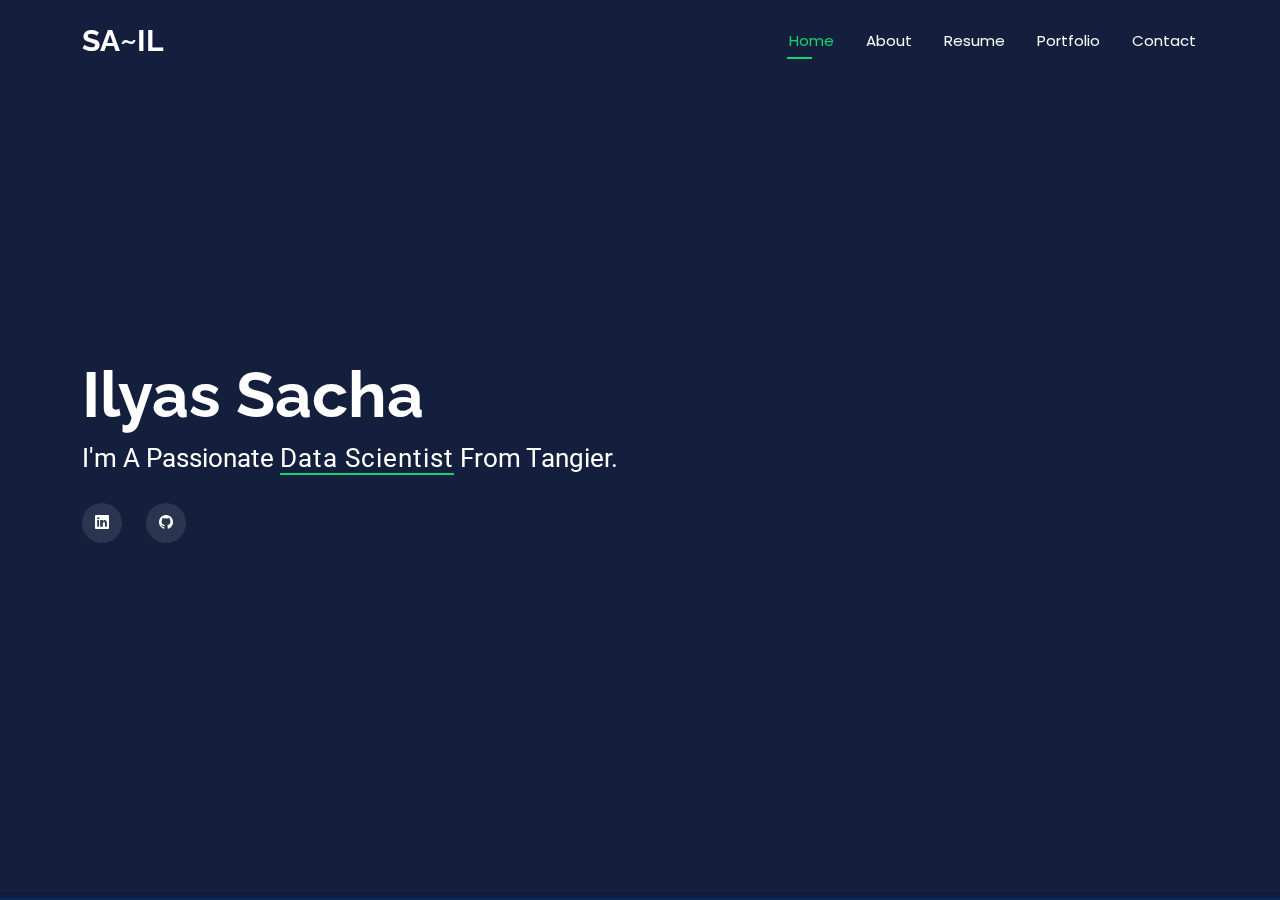
<file: index.html>
<!DOCTYPE html>
<html lang="en">

<head>
  <meta charset="utf-8">
  <meta content="width=device-width, initial-scale=1.0" name="viewport">
  <title>Home</title>
  <meta name="description" content="">
  <meta name="keywords" content="">

  <!-- Favicons -->
  <link href="assets/img/favicon.png" rel="icon">
  <link href="assets/img/apple-touch-icon.png" rel="apple-touch-icon">

  <!-- Fonts -->
  <link href="https://fonts.googleapis.com" rel="preconnect">
  <link href="https://fonts.gstatic.com" rel="preconnect" crossorigin>
  <link href="https://fonts.googleapis.com/css2?family=Roboto:ital,wght@0,100;0,300;0,400;0,500;0,700;0,900;1,100;1,300;1,400;1,500;1,700;1,900&family=Poppins:ital,wght@0,100;0,200;0,300;0,400;0,500;0,600;0,700;0,800;0,900;1,100;1,200;1,300;1,400;1,500;1,600;1,700;1,800;1,900&family=Raleway:ital,wght@0,100;0,200;0,300;0,400;0,500;0,600;0,700;0,800;0,900;1,100;1,200;1,300;1,400;1,500;1,600;1,700;1,800;1,900&display=swap" rel="stylesheet">

  <!-- Vendor CSS Files -->
  <link href="assets/vendor/bootstrap/css/bootstrap.min.css" rel="stylesheet">
  <link href="assets/vendor/bootstrap-icons/bootstrap-icons.css" rel="stylesheet">
  <link href="assets/vendor/aos/aos.css" rel="stylesheet">
  <link href="assets/vendor/swiper/swiper-bundle.min.css" rel="stylesheet">
  <link href="assets/vendor/glightbox/css/glightbox.min.css" rel="stylesheet">

  <!-- Main CSS File -->
  <link href="assets/css/main.css" rel="stylesheet">

</head>

<body class="index-page">

  <header id="header" class="header d-flex align-items-center fixed-top">
    <div class="container-fluid container-xl position-relative d-flex align-items-center justify-content-between">

      <a href="index.html" class="logo d-flex align-items-center">
        <h1 class="sitename">SA~IL</h1>
      </a>

      <nav id="navmenu" class="navmenu">
        <ul>
          <li><a href="index.html" class="active">Home</a></li>
          <li><a href="about.html">About</a></li>
          <li><a href="https://drive.google.com/file/d/1HmVEXcDFHB0YN3ER_-GPg8-6-49k2pNr/view?usp=sharing" target="_blank">Resume</a></li>
          <li><a href="portfolio.html">Portfolio</a></li>
          <li><a href="contact.html">Contact</a></li>
        </ul>
        <i class="mobile-nav-toggle d-xl-none bi bi-list"></i>
      </nav>

    </div>
  </header>

  <main class="main">

    <!-- Hero Section -->
    <section id="hero" class="hero section dark-background">

      <img src="assets/img/bg.jpg" alt="" data-aos="fade-in">

      <div class="container" data-aos="zoom-out" data-aos-delay="100">
        <h2>Ilyas Sacha</h2>
        <p>I'm A Passionate <span>Data Scientist</span> From Tangier.</p>
        <div class="social-links">
          <a href="https://www.linkedin.com/in/ilyas-sacha-894a1921a/" class="linkedin" target="_blank"><i class="bi bi-linkedin"></i></a>
          <a href="https://github.com/imdataboy" class="github" target="_blank"><i class="bi bi-github" ></i></a>
        </div>
      </div>

    </section><!-- /Hero Section -->

  </main>

 

  <!-- Scroll Top -->
  <a href="#" id="scroll-top" class="scroll-top d-flex align-items-center justify-content-center"><i class="bi bi-arrow-up-short"></i></a>

  <!-- Preloader -->
  <div id="preloader"></div>

  <!-- Vendor JS Files -->
  <script src="assets/vendor/bootstrap/js/bootstrap.bundle.min.js"></script>
  <script src="assets/vendor/php-email-form/validate.js"></script>
  <script src="assets/vendor/aos/aos.js"></script>
  <script src="assets/vendor/typed.js/typed.umd.js"></script>
  <script src="assets/vendor/purecounter/purecounter_vanilla.js"></script>
  <script src="assets/vendor/waypoints/noframework.waypoints.js"></script>
  <script src="assets/vendor/swiper/swiper-bundle.min.js"></script>
  <script src="assets/vendor/glightbox/js/glightbox.min.js"></script>
  <script src="assets/vendor/imagesloaded/imagesloaded.pkgd.min.js"></script>
  <script src="assets/vendor/isotope-layout/isotope.pkgd.min.js"></script>

  <!-- Main JS File -->
  <script src="assets/js/main.js"></script>

</body>

</html>
</file>
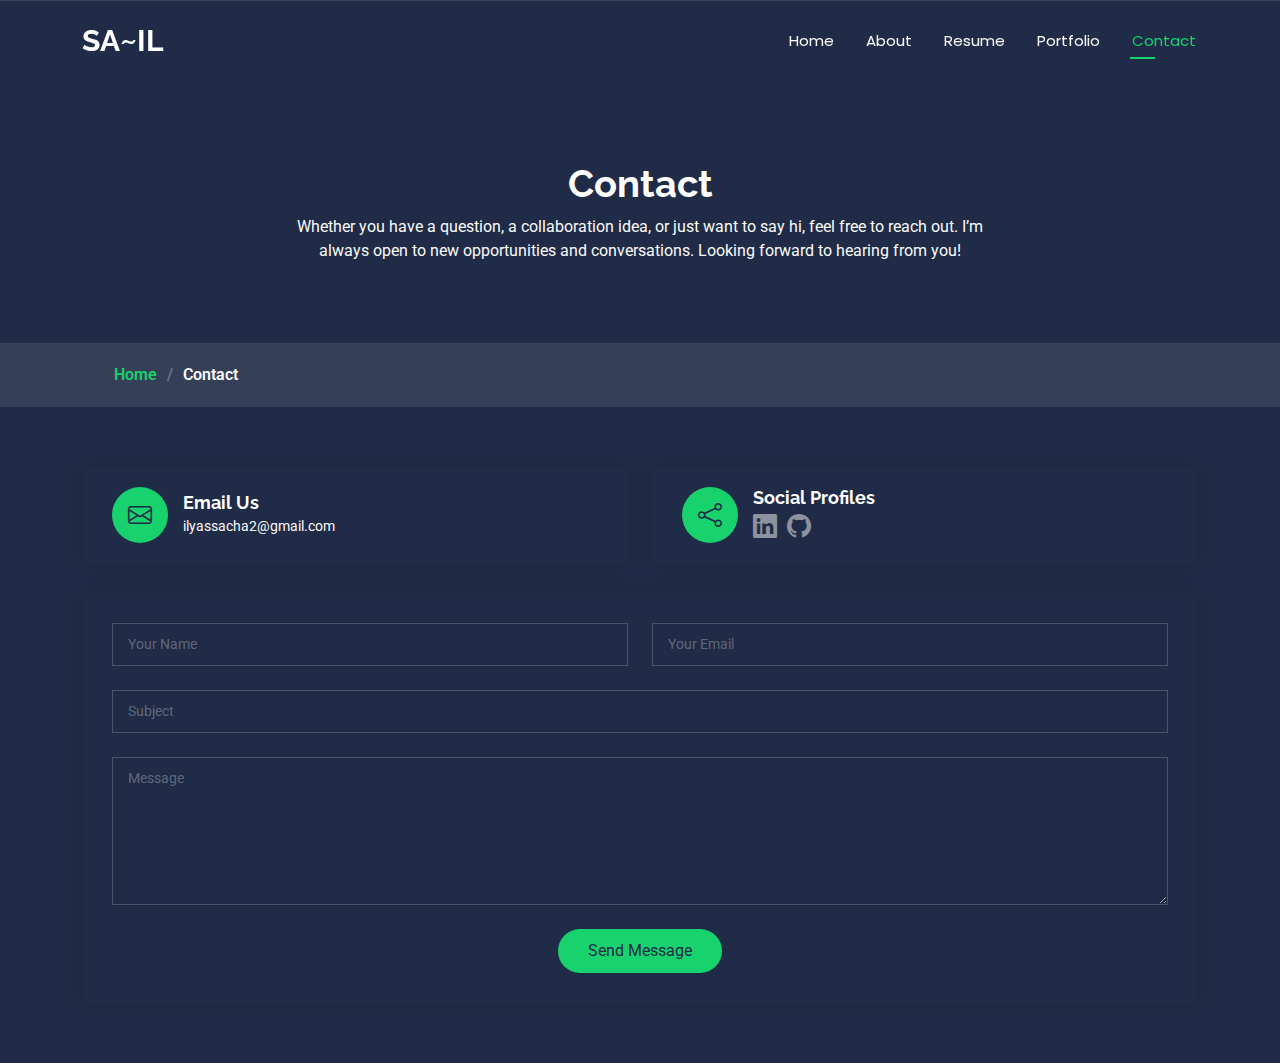
<file: contact.html>
<!DOCTYPE html>
<html lang="en">

<head>
  <meta charset="utf-8">
  <meta content="width=device-width, initial-scale=1.0" name="viewport">
  <title>Contact</title>
  <meta name="description" content="">
  <meta name="keywords" content="">

  <!-- Favicons -->
  <link href="assets/img/favicon.png" rel="icon">
  <link href="assets/img/apple-touch-icon.png" rel="apple-touch-icon">

  <!-- Fonts -->
  <link href="https://fonts.googleapis.com" rel="preconnect">
  <link href="https://fonts.gstatic.com" rel="preconnect" crossorigin>
  <link href="https://fonts.googleapis.com/css2?family=Roboto:ital,wght@0,100;0,300;0,400;0,500;0,700;0,900;1,100;1,300;1,400;1,500;1,700;1,900&family=Poppins:ital,wght@0,100;0,200;0,300;0,400;0,500;0,600;0,700;0,800;0,900;1,100;1,200;1,300;1,400;1,500;1,600;1,700;1,800;1,900&family=Raleway:ital,wght@0,100;0,200;0,300;0,400;0,500;0,600;0,700;0,800;0,900;1,100;1,200;1,300;1,400;1,500;1,600;1,700;1,800;1,900&display=swap" rel="stylesheet">

  <!-- Vendor CSS Files -->
  <link href="assets/vendor/bootstrap/css/bootstrap.min.css" rel="stylesheet">
  <link href="assets/vendor/bootstrap-icons/bootstrap-icons.css" rel="stylesheet">
  <link href="assets/vendor/aos/aos.css" rel="stylesheet">
  <link href="assets/vendor/swiper/swiper-bundle.min.css" rel="stylesheet">
  <link href="assets/vendor/glightbox/css/glightbox.min.css" rel="stylesheet">

  <!-- Main CSS File -->
  <link href="assets/css/main.css" rel="stylesheet">
</head>

<body class="contact-page">

  <header id="header" class="header d-flex align-items-center fixed-top">
    <div class="container-fluid container-xl position-relative d-flex align-items-center justify-content-between">

      <a href="index.html" class="logo d-flex align-items-center">
        <!-- Uncomment the line below if you also wish to use an image logo -->
        <!-- <img src="assets/img/logo.png" alt=""> -->
        <h1 class="sitename">SA~IL</h1>
      </a>

      <nav id="navmenu" class="navmenu">
        <ul>
          <li><a href="index.html">Home</a></li>
          <li><a href="about.html">About</a></li>
          <li><a href="https://drive.google.com/file/d/1HmVEXcDFHB0YN3ER_-GPg8-6-49k2pNr/view?usp=sharing" target="_blank">Resume</a></li>
          <li><a href="portfolio.html">Portfolio</a></li>
          <li><a href="contact.html" class="active">Contact</a></li>
        </ul>
        <i class="mobile-nav-toggle d-xl-none bi bi-list"></i>
      </nav>

    </div>
  </header>

  <main class="main">

    <!-- Page Title -->
    <div class="page-title" data-aos="fade">
      <div class="heading">
        <div class="container">
          <div class="row d-flex justify-content-center text-center">
            <div class="col-lg-8">
              <h1>Contact</h1>
              <p class="mb-0">Whether you have a question, a collaboration idea, or just want to say hi, feel free to reach out. I’m always open to new opportunities and conversations. Looking forward to hearing from you!</p>
            </div>
          </div>
        </div>
      </div>
      <nav class="breadcrumbs">
        <div class="container">
          <ol>
            <li><a href="index.html">Home</a></li>
            <li class="current">Contact</li>
          </ol>
        </div>
      </nav>
    </div><!-- End Page Title -->

    <!-- Contact Section -->
    <section id="contact" class="contact section">

      <div class="container" data-aos="fade-up" data-aos-delay="100">

        <div class="row gy-4">


          <div class="col-md-6">
            <div class="info-item d-flex align-items-center" data-aos="fade-up" data-aos-delay="400">
              <i class="icon bi bi-envelope flex-shrink-0"></i>
              <div>
                <h3>Email Us</h3>
                <p>ilyassacha2@gmail.com</p>
              </div>
            </div>
          </div><!-- End Info Item -->

          <div class="col-md-6">
            <div class="info-item d-flex align-items-center" data-aos="fade-up" data-aos-delay="500">
              <i class="icon bi bi-share flex-shrink-0"></i>
              <div>
                <h3>Social Profiles</h3>
                <div class="social-links">
                  <a href="https://www.linkedin.com/in/ilyas-sacha-894a1921a/" class="linkedin" target="_blank"><i class="bi bi-linkedin"></i></a>
                  <a href="https://github.com/imdataboy" class="github" target="_blank"><i class="bi bi-github" ></i></a>
                </div>
              </div>
            </div>
          </div><!-- End Info Item -->

        </div>

          <form id="contactForm" action="https://formspree.io/f/xkgwaqal" method="POST" class="php-email-form" data-aos="fade-up" data-aos-delay="600">
          
            
           <!--<form action="forms/contact.php" method="post" class="php-email-form" data-aos="fade-up" data-aos-delay="600">-->
          <div class="row gy-4">

            <div class="col-md-6">
              <input type="text" name="name" class="form-control" placeholder="Your Name" required="">
            </div>

            <div class="col-md-6 ">
              <input type="email" class="form-control" name="email" placeholder="Your Email" required="">
            </div>

            <div class="col-md-12">
              <input type="text" class="form-control" name="subject" placeholder="Subject" required="">
            </div>

            <div class="col-md-12">
              <textarea class="form-control" name="message" rows="6" placeholder="Message" required=""></textarea>
            </div>

            <div class="col-md-12 text-center">
              <div class="loading">Loading</div>
              <div class="error-message"></div>
              <div class="sent-message">Your message has been sent. Thank you!</div>

              <button type="submit">Send Message</button>
            </div>

          </div>
        </form><!-- End Contact Form -->

      </div>

    </section><!-- /Contact Section -->

  </main>


  <!-- Scroll Top -->
  <a href="#" id="scroll-top" class="scroll-top d-flex align-items-center justify-content-center"><i class="bi bi-arrow-up-short"></i></a>

  <!-- Preloader -->
  <div id="preloader"></div>

  <!-- Vendor JS Files -->
  <script src="assets/vendor/bootstrap/js/bootstrap.bundle.min.js"></script>
  <script src="assets/vendor/php-email-form/validate.js"></script>
  <script src="assets/vendor/aos/aos.js"></script>
  <script src="assets/vendor/typed.js/typed.umd.js"></script>
  <script src="assets/vendor/purecounter/purecounter_vanilla.js"></script>
  <script src="assets/vendor/waypoints/noframework.waypoints.js"></script>
  <script src="assets/vendor/swiper/swiper-bundle.min.js"></script>
  <script src="assets/vendor/glightbox/js/glightbox.min.js"></script>
  <script src="assets/vendor/imagesloaded/imagesloaded.pkgd.min.js"></script>
  <script src="assets/vendor/isotope-layout/isotope.pkgd.min.js"></script>

  <!-- Main JS File -->
  <script src="assets/js/main.js"></script>

</body>

</html>
</file>
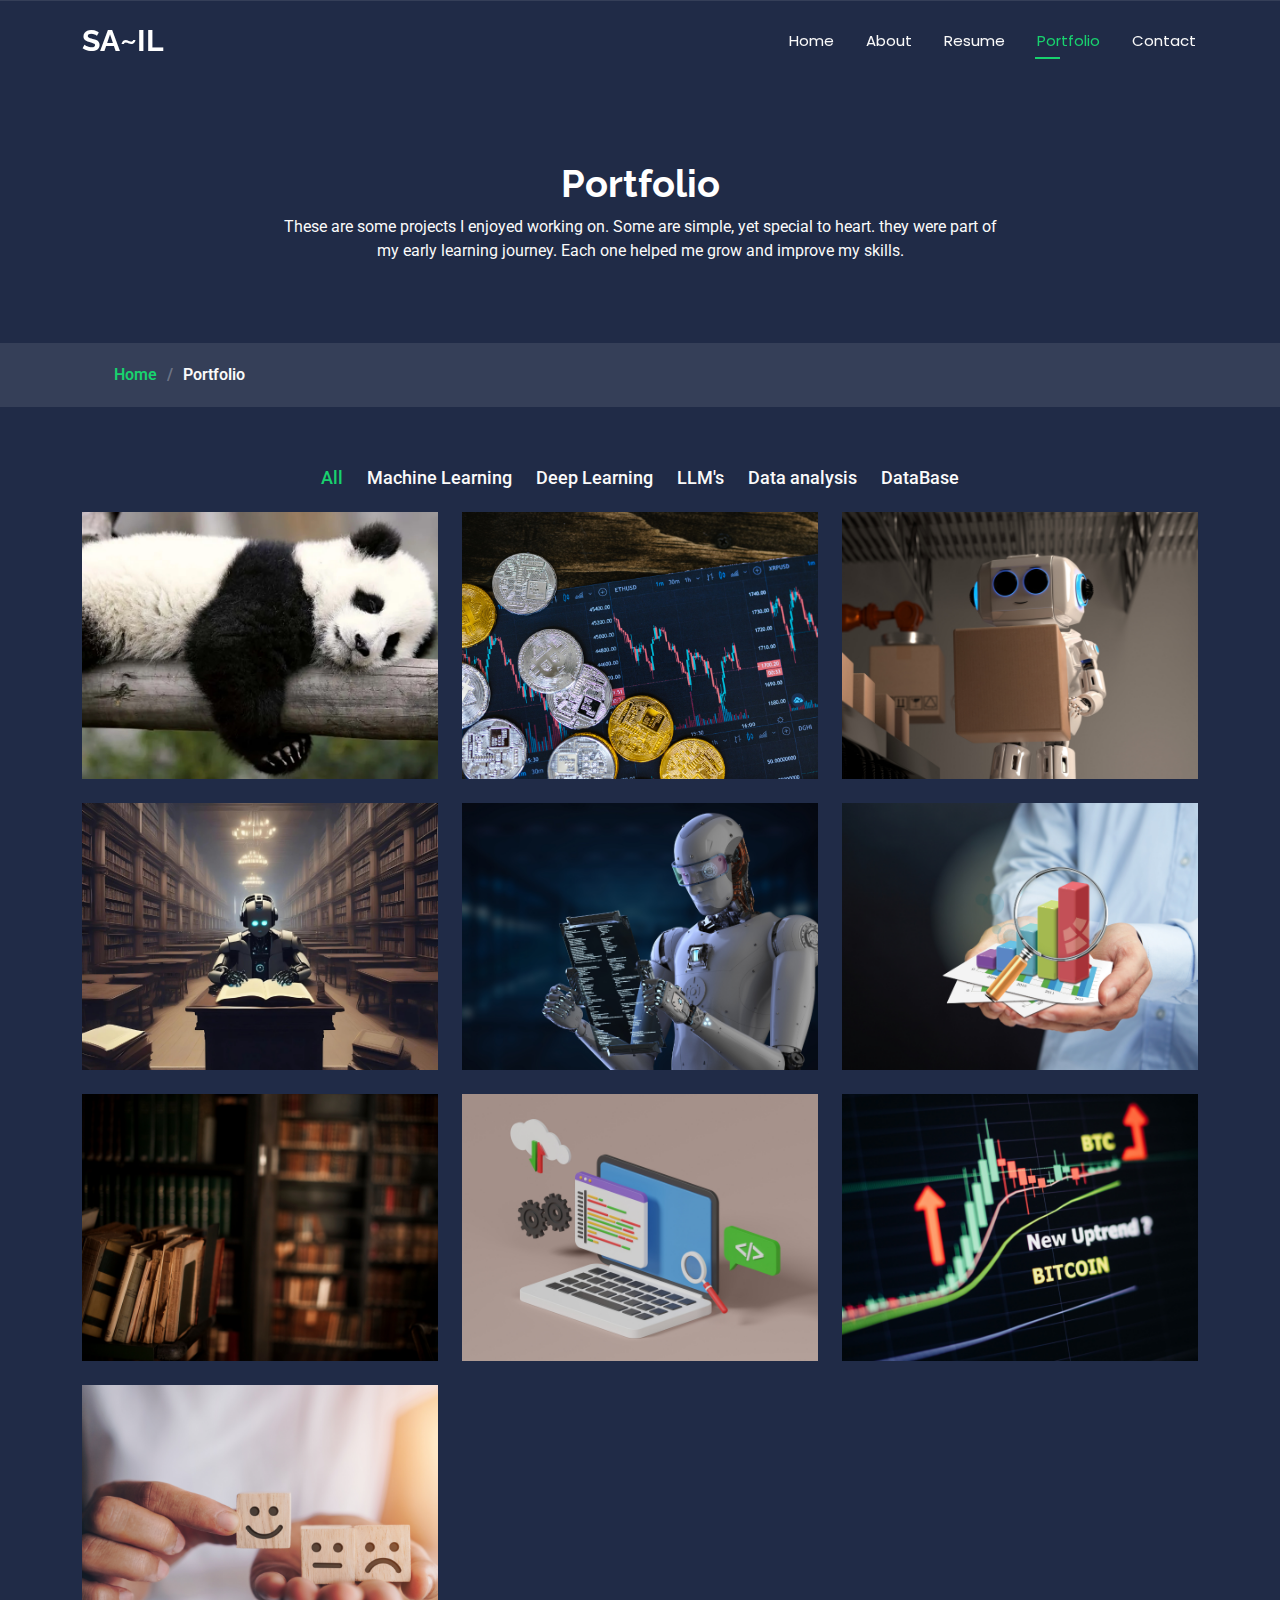
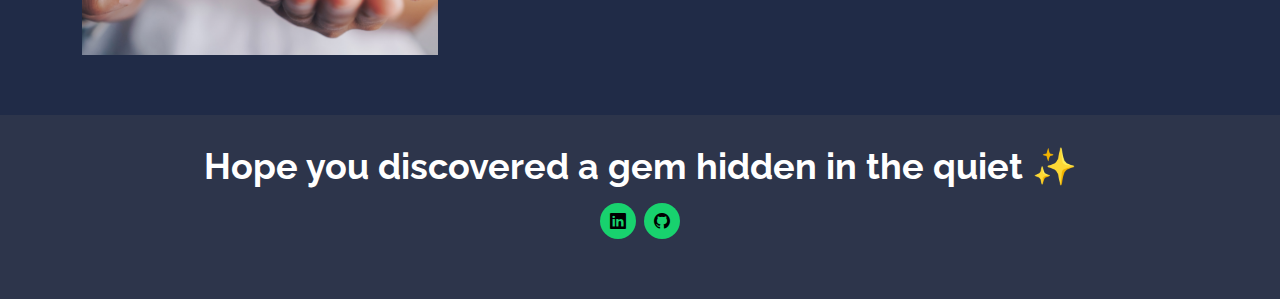
<file: portfolio.html>
<!DOCTYPE html>
<html lang="en">

<head>
  <meta charset="utf-8">
  <meta content="width=device-width, initial-scale=1.0" name="viewport">
  <title>Portfolio</title>
  <meta name="description" content="">
  <meta name="keywords" content="">

  <!-- Favicons -->
  <link href="assets/img/favicon.png" rel="icon">
  <link href="assets/img/apple-touch-icon.png" rel="apple-touch-icon">

  <!-- Fonts -->
  <link href="https://fonts.googleapis.com" rel="preconnect">
  <link href="https://fonts.gstatic.com" rel="preconnect" crossorigin>
  <link href="https://fonts.googleapis.com/css2?family=Roboto:ital,wght@0,100;0,300;0,400;0,500;0,700;0,900;1,100;1,300;1,400;1,500;1,700;1,900&family=Poppins:ital,wght@0,100;0,200;0,300;0,400;0,500;0,600;0,700;0,800;0,900;1,100;1,200;1,300;1,400;1,500;1,600;1,700;1,800;1,900&family=Raleway:ital,wght@0,100;0,200;0,300;0,400;0,500;0,600;0,700;0,800;0,900;1,100;1,200;1,300;1,400;1,500;1,600;1,700;1,800;1,900&display=swap" rel="stylesheet">

  <!-- Vendor CSS Files -->
  <link href="assets/vendor/bootstrap/css/bootstrap.min.css" rel="stylesheet">
  <link href="assets/vendor/bootstrap-icons/bootstrap-icons.css" rel="stylesheet">
  <link href="assets/vendor/aos/aos.css" rel="stylesheet">
  <link href="assets/vendor/swiper/swiper-bundle.min.css" rel="stylesheet">
  <link href="assets/vendor/glightbox/css/glightbox.min.css" rel="stylesheet">

  <!-- Main CSS File -->
  <link href="assets/css/main.css" rel="stylesheet">
</head>

<body class="portfolio-page">

  <header id="header" class="header d-flex align-items-center fixed-top">
    <div class="container-fluid container-xl position-relative d-flex align-items-center justify-content-between">

      <a href="index.html" class="logo d-flex align-items-center">
        <!-- Uncomment the line below if you also wish to use an image logo -->
        <!-- <img src="assets/img/logo.png" alt=""> -->
        <h1 class="sitename">SA~IL</h1>
      </a>

      <nav id="navmenu" class="navmenu">
        <ul>
          <li><a href="index.html">Home</a></li>
          <li><a href="about.html">About</a></li>
          <li><a href="https://drive.google.com/file/d/1HmVEXcDFHB0YN3ER_-GPg8-6-49k2pNr/view?usp=sharing" target="_blank">Resume</a></li>
          <li><a href="portfolio.html" class="active">Portfolio</a></li>
          <li><a href="contact.html">Contact</a></li>
        </ul>
        <i class="mobile-nav-toggle d-xl-none bi bi-list"></i>
      </nav>

    </div>
  </header>

  <main class="main">

    <!-- Page Title -->
    <div class="page-title" data-aos="fade">
      <div class="heading">
        <div class="container">
          <div class="row d-flex justify-content-center text-center">
            <div class="col-lg-8">
              <h1>Portfolio</h1>
              <p class="mb-0">These are some projects I enjoyed working on. Some are simple, yet special to heart. they were part of my early learning journey. Each one helped me grow and improve my skills.</p>
            </div>
          </div>
        </div>
      </div>
      <nav class="breadcrumbs">
        <div class="container">
          <ol>
            <li><a href="index.html">Home</a></li>
            <li class="current">Portfolio</li>
          </ol>
        </div>
      </nav>
    </div><!-- End Page Title -->

    <!-- Portfolio Section -->
    <section id="portfolio" class="portfolio section">

      <div class="container">

        <div class="isotope-layout" data-default-filter="*" data-layout="masonry" data-sort="original-order">

          <ul class="portfolio-filters isotope-filters" data-aos="fade-up" data-aos-delay="100">
            <li data-filter="*" class="filter-active">All</li>
            <li data-filter=".filter-ml">Machine Learning</li>    <!-- app-ml, product-dl, branding-llm, book-da -->
            <li data-filter=".filter-dl">Deep Learning</li>
            <li data-filter=".filter-llm">LLM's</li>
            <li data-filter=".filter-da">Data analysis</li>
            <li data-filter=".filter-db">DataBase</li>
          </ul><!-- End Portfolio Filters -->

          <div class="row gy-4 isotope-container" data-aos="fade-up" data-aos-delay="200">

            <div class="col-lg-4 col-md-6 portfolio-item isotope-item filter-ml">
              <div class="portfolio-content h-100">
                <img src="assets/img/portfolio/panda_classifier.png" class="img-fluid" alt="">
                <div class="portfolio-info">
                  <h4>SVM</h4>
                  <p>Panda Image Classifier</p>
                  <div class="details-link"><a href="https://github.com/PandaLakes/SVM_panda_notpanda" class="github" target="_blank"><i class="bi bi-github" ></i>&nbsp &nbsp<a href="https://www.linkedin.com/posts/ilyas-sacha-894a1921a_machinelearning-ml-datascience-activity-7194812666220105728-b8yJ?utm_source=share&utm_medium=member_desktop" class="linkedin" target="_blank"><i class="bi bi-linkedin"></i></a></div>
                </div>
              </div>
            </div><!-- End Portfolio Item -->


            <div class="col-lg-4 col-md-6 portfolio-item isotope-item filter-ml filter-da">
              <div class="portfolio-content h-100">
                <img src="assets/img/portfolio/stock_analyst.png" class="img-fluid" alt="">
                <div class="portfolio-info">
                  <h4>Sentiment Analysis</h4>
                  <p>Sentiment Analysis From News Headlines </p>
                  <div class="details-link"><a href="https://github.com/PandaLakes/stock_analyst" class="github" target="_blank"><i class="bi bi-github" ></i>&nbsp &nbsp<a href="https://www.linkedin.com/posts/sihame-yamlahi-alami-405a82226_investissementintelligent-analysedesentiments-activity-7203760237323939840-KcmG?utm_source=share&utm_medium=member_desktop" class="linkedin" target="_blank"><i class="bi bi-linkedin"></i></a></div>
                </div>
              </div>
            </div><!-- End Portfolio Item -->

            <div class="col-lg-4 col-md-6 portfolio-item isotope-item filter-llm">
              <div class="portfolio-content h-100">
                <img src="assets/img/portfolio/marketing_ai_agent.png" class="img-fluid" alt="">
                <div class="portfolio-info">
                  <h4>AI Agents</h4>
                  <p>AI Marketing Automation System using Crew AI </p>
                  <div class="details-link"><a href="https://github.com/PandaLakes/slogan_maker" class="github" target="_blank"><i class="bi bi-github" ></i>&nbsp &nbsp<a href="https://www.linkedin.com/feed/update/urn:li:activity:7246640273244454912/" class="linkedin" target="_blank"><i class="bi bi-linkedin"></i></a></div>
                  </div>
              </div>
            </div><!-- End Portfolio Item -->

            <div class="col-lg-4 col-md-6 portfolio-item isotope-item filter-llm">
              <div class="portfolio-content h-100">
                <img src="assets/img/portfolio/RAG.png" class="img-fluid" alt="">
                <div class="portfolio-info">
                  <h4>RAG</h4>
                  <p>Building a Simple RAG System</p>
                  <div class="details-link"><a href="https://github.com/PandaLakes/rag_contracts" class="github" target="_blank"><i class="bi bi-github" ></i>&nbsp &nbsp<a href="" class="linkedin" target="_blank"><i class="bi bi-linkedin"></i></a></div>                </div>
              </div>
            </div><!-- End Portfolio Item -->


            <div class="col-lg-4 col-md-6 portfolio-item isotope-item filter-llm">
              <div class="portfolio-content h-100">
                <img src="assets/img/portfolio/rag_ai_agent.png" class="img-fluid" alt="">
                <div class="portfolio-info">
                  <h4>AI Agents</h4>
                  <p>RAG Contract Management System using Crew AI </p>
                  <div class="details-link">&nbsp &nbsp<a href="https://github.com/PandaLakes/Contract_maker" class="github" target="_blank"><i class="bi bi-github" ></i></a></div></div>
              </div>
            </div><!-- End Portfolio Item -->


            <div class="col-lg-4 col-md-6 portfolio-item isotope-item filter-db filter-da">
              <div class="portfolio-content h-100">
                <img src="assets/img/portfolio/powerbi.png" class="img-fluid" alt="">
                <div class="portfolio-info">
                  <h4>Power BI</h4>
                  <p> Power BI: Order and Product Management</p>
                  <div class="details-link">&nbsp &nbsp<a href="https://github.com/PandaLakes/Order-and-Product-Management-Using-Power-BI" class="github" target="_blank"><i class="bi bi-github" ></i></a></div></div>
              </div>
            </div><!-- End Portfolio Item -->
            
            <div class="col-lg-4 col-md-6 portfolio-item isotope-item filter-db">
              <div class="portfolio-content h-100">
                <img src="assets/img/portfolio/DataBase.png" class="img-fluid" alt="">
                <div class="portfolio-info">
                  <h4>MySQL</h4>
                  <p>MySQL Database Creation for Library Management </p>
                  <div class="details-link">&nbsp &nbsp<a href="https://github.com/PandaLakes/DataBase_Creation_MySQL_ilyas" class="github" target="_blank"><i class="bi bi-github" ></i></a></div></div>
              </div>
            </div><!-- End Portfolio Item -->


            <div class="col-lg-4 col-md-6 portfolio-item isotope-item filter-db">
              <div class="portfolio-content h-100">
                <img src="assets/img/portfolio/django.png" class="img-fluid" alt="">
                <div class="portfolio-info">
                  <h4>Django</h4>
                  <p>Django-Based E-commerce Web Application</p>
                  <div class="details-link">&nbsp &nbsp<a href="https://github.com/its-us/e-commerce11" class="github" target="_blank"><i class="bi bi-github" ></i></a></div></div>
              </div>
            </div><!-- End Portfolio Item -->

            <div class="col-lg-4 col-md-6 portfolio-item isotope-item filter-ml filter-da">
              <div class="portfolio-content h-100">
                <img src="assets/img/portfolio/wavelet.png" class="img-fluid" alt="">
                <div class="portfolio-info">
                  <h4>Time Series</h4>
                  <p>Wavelet-Based Bitcoin Price Prediction Mode</p>
                  <div class="details-link">&nbsp &nbsp<a href="https://github.com/PandaLakes/Wavelet-Based-Bitcoin-Price-Prediction-Mode" class="github" target="_blank"><i class="bi bi-github" ></i></a></div></div>
              </div>
            </div><!-- End Portfolio Item -->

            <div class="col-lg-4 col-md-6 portfolio-item isotope-item filter-dl">
              <div class="portfolio-content h-100">
                <img src="assets/img/portfolio/1.png" class="img-fluid" alt="">
                <div class="portfolio-info">
                  <h4>CNN</h4>
                  <p>Facial Expression Recognition</p>
                  <div class="details-link">&nbsp &nbsp<a href="https://github.com/PandaLakes/SVM_panda_notpanda" class="github" target="_blank"><i class="bi bi-github" ></i></a></div></div>
                  </div>
            </div><!-- End Portfolio Item -->



          </div><!-- End Portfolio Container -->

        </div>

      </div>

    </section><!-- /Portfolio Section -->

  </main>

  <footer id="footer" class="footer dark-background">
    <div class="container">
      <h3 class="sitename">Hope you discovered a gem hidden in the quiet ✨</h3>
      <div class="social-links d-flex justify-content-center">
        <a href="https://www.linkedin.com/in/ilyas-sacha-894a1921a/" class="linkedin" target="_blank"><i class="bi bi-linkedin"></i></a>
        <a href="https://github.com/imdataboy" class="github" target="_blank"><i class="bi bi-github" ></i></a>
      </div>
    </div>
  </footer>

  <!-- Scroll Top -->
  <a href="#" id="scroll-top" class="scroll-top d-flex align-items-center justify-content-center"><i class="bi bi-arrow-up-short"></i></a>

  <!-- Preloader -->
  <div id="preloader"></div>

  <!-- Vendor JS Files -->
  <script src="assets/vendor/bootstrap/js/bootstrap.bundle.min.js"></script>
  <script src="assets/vendor/php-email-form/validate.js"></script>
  <script src="assets/vendor/aos/aos.js"></script>
  <script src="assets/vendor/typed.js/typed.umd.js"></script>
  <script src="assets/vendor/purecounter/purecounter_vanilla.js"></script>
  <script src="assets/vendor/waypoints/noframework.waypoints.js"></script>
  <script src="assets/vendor/swiper/swiper-bundle.min.js"></script>
  <script src="assets/vendor/glightbox/js/glightbox.min.js"></script>
  <script src="assets/vendor/imagesloaded/imagesloaded.pkgd.min.js"></script>
  <script src="assets/vendor/isotope-layout/isotope.pkgd.min.js"></script>

  <!-- Main JS File -->
  <script src="assets/js/main.js"></script>

</body>

</html>
</file>
<file: assets/css/main.css>
:root {
  --default-font: "Roboto",  system-ui, -apple-system, "Segoe UI", Roboto, "Helvetica Neue", Arial, "Noto Sans", "Liberation Sans", sans-serif, "Apple Color Emoji", "Segoe UI Emoji", "Segoe UI Symbol", "Noto Color Emoji";
  --heading-font: "Raleway",  sans-serif;
  --nav-font: "Poppins",  sans-serif;
}

/* Global Colors - The following color variables are used throughout the website. Updating them here will change the color scheme of the entire website */
:root { 
  --background-color: #202B47; /* Background color for the entire website, including individual sections */
  --default-color: #fafafa; /* Default color used for the majority of the text content across the entire website */
  --heading-color: #ffffff; /* Color for headings, subheadings and title throughout the website */
  --accent-color: #18d26e; /* Accent color that represents your brand on the website. It's used for buttons, links, and other elements that need to stand out */
  --surface-color: #2D354B ; /* The surface color is used as a background of boxed elements within sections, such as cards, icon boxes, or other elements that require a visual separation from the global background. */
  --contrast-color: #202B47; /* Contrast color for text, ensuring readability against backgrounds of accent, heading, or default colors. */
}

/* Nav Menu Colors - The following color variables are used specifically for the navigation menu. They are separate from the global colors to allow for more customization options */
:root {
  --nav-color: #fafafa;  /* The default color of the main navmenu links */
  --nav-hover-color: #18d26e; /* Applied to main navmenu links when they are hovered over or active */
  --nav-mobile-background-color: #2D354B ; /* Used as the background color for mobile navigation menu */
  --nav-dropdown-background-color: #2D354B ; /* Used as the background color for dropdown items that appear when hovering over primary navigation items */
  --nav-dropdown-color: #fafafa; /* Used for navigation links of the dropdown items in the navigation menu. */
  --nav-dropdown-hover-color: #18d26e; /* Similar to --nav-hover-color, this color is applied to dropdown navigation links when they are hovered over. */
}

/* Color Presets - These classes override global colors when applied to any section or element, providing reuse of the sam color scheme. */

.light-background {
  --background-color: #2D354B ;
  --surface-color: #343434;
}

.dark-background {
  --background-color: #2D354B;
  --default-color: #ffffff;
  --heading-color: #ffffff;
  --surface-color: #292929f9;
  --contrast-color: #000000;
}

/* Smooth scroll */
:root {
  scroll-behavior: smooth;
}

/*--------------------------------------------------------------
# General Styling & Shared Classes
--------------------------------------------------------------*/
body {
  color: var(--default-color);
  background-color: var(--background-color);
  font-family: var(--default-font);
}

a {
  color: var(--accent-color);
  text-decoration: none;
  transition: 0.3s;
}

a:hover {
  color: color-mix(in srgb, var(--accent-color), transparent 25%);
  text-decoration: none;
}

h1,
h2,
h3,
h4,
h5,
h6 {
  color: var(--heading-color);
  font-family: var(--heading-font);
}

/* PHP Email Form Messages
------------------------------*/
.php-email-form .error-message {
  display: none;
  background: #df1529;
  color: #ffffff;
  text-align: left;
  padding: 15px;
  margin-bottom: 24px;
  font-weight: 600;
}

.php-email-form .sent-message {
  display: none;
  color: #ffffff;
  background: #059652;
  text-align: center;
  padding: 15px;
  margin-bottom: 24px;
  font-weight: 600;
}

.php-email-form .loading {
  display: none;
  background: var(--surface-color);
  text-align: center;
  padding: 15px;
  margin-bottom: 24px;
}

.php-email-form .loading:before {
  content: "";
  display: inline-block;
  border-radius: 50%;
  width: 24px;
  height: 24px;
  margin: 0 10px -6px 0;
  border: 3px solid var(--accent-color);
  border-top-color: var(--surface-color);
  animation: php-email-form-loading 1s linear infinite;
}

@keyframes php-email-form-loading {
  0% {
    transform: rotate(0deg);
  }

  100% {
    transform: rotate(360deg);
  }
}

/*--------------------------------------------------------------
# Global Header
--------------------------------------------------------------*/
.header {
  --background-color: rgba(0, 0, 0, 0);
  color: var(--default-color);
  background-color: var(--background-color);
  padding: 15px 0;
  transition: all 0.5s;
  z-index: 997;
}

.header .logo {
  line-height: 1;
}

.header .logo img {
  max-height: 32px;
  margin-right: 8px;
}

.header .logo h1 {
  font-size: 30px;
  margin: 0;
  font-weight: 700;
  color: var(--heading-color);
}

.scrolled .header {
  box-shadow: 0px 0 18px rgba(0, 0, 0, 0.1);
}

/* Global Header on Scroll
------------------------------*/
.scrolled .header {
  --background-color: 2D354B ;
}

/*--------------------------------------------------------------
# Navigation Menu
--------------------------------------------------------------*/
/* Desktop Navigation */
@media (min-width: 1200px) {
  .navmenu {
    padding: 0;
  }

  .navmenu ul {
    margin: 0;
    padding: 0;
    display: flex;
    list-style: none;
    align-items: center;
  }

  .navmenu li {
    position: relative;
  }

  .navmenu>ul>li {
    white-space: nowrap;
    padding: 15px 14px;
  }

  .navmenu>ul>li:last-child {
    padding-right: 0;
  }

  .navmenu a,
  .navmenu a:focus {
    color: var(--nav-color);
    font-size: 15px;
    padding: 0 2px;
    font-family: var(--nav-font);
    font-weight: 400;
    display: flex;
    align-items: center;
    justify-content: space-between;
    white-space: nowrap;
    transition: 0.3s;
    position: relative;
  }

  .navmenu a i,
  .navmenu a:focus i {
    font-size: 12px;
    line-height: 0;
    margin-left: 5px;
    transition: 0.3s;
  }

  .navmenu>ul>li>a:before {
    content: "";
    position: absolute;
    height: 2px;
    bottom: -6px;
    left: 0;
    background-color: var(--nav-hover-color);
    visibility: hidden;
    width: 0px;
    transition: all 0.3s ease-in-out 0s;
  }

  .navmenu a:hover:before,
  .navmenu li:hover>a:before,
  .navmenu .active:before {
    visibility: visible;
    width: 25px;
  }

  .navmenu li:hover>a,
  .navmenu .active,
  .navmenu .active:focus {
    color: var(--nav-hover-color);
  }

  .navmenu .dropdown ul {
    margin: 0;
    padding: 10px 0;
    background: var(--nav-dropdown-background-color);
    display: block;
    position: absolute;
    visibility: hidden;
    left: 14px;
    top: 130%;
    opacity: 0;
    transition: 0.3s;
    border-radius: 4px;
    z-index: 99;
    box-shadow: 0px 0px 30px rgba(0, 0, 0, 0.1);
  }

  .navmenu .dropdown ul li {
    min-width: 200px;
  }

  .navmenu .dropdown ul a {
    padding: 10px 20px;
    font-size: 15px;
    text-transform: none;
    color: var(--nav-dropdown-color);
  }

  .navmenu .dropdown ul a i {
    font-size: 12px;
  }

  .navmenu .dropdown ul a:hover,
  .navmenu .dropdown ul .active:hover,
  .navmenu .dropdown ul li:hover>a {
    color: var(--nav-dropdown-hover-color);
  }

  .navmenu .dropdown:hover>ul {
    opacity: 1;
    top: 100%;
    visibility: visible;
  }

  .navmenu .dropdown .dropdown ul {
    top: 0;
    left: -90%;
    visibility: hidden;
  }

  .navmenu .dropdown .dropdown:hover>ul {
    opacity: 1;
    top: 0;
    left: -100%;
    visibility: visible;
  }
}

/* Mobile Navigation */
@media (max-width: 1199px) {
  .mobile-nav-toggle {
    color: var(--nav-color);
    font-size: 28px;
    line-height: 0;
    margin-right: 10px;
    cursor: pointer;
    transition: color 0.3s;
  }

  .navmenu {
    padding: 0;
    z-index: 9997;
  }

  .navmenu ul {
    display: none;
    list-style: none;
    position: absolute;
    inset: 60px 20px 20px 20px;
    padding: 10px 0;
    margin: 0;
    border-radius: 6px;
    background-color: var(--nav-mobile-background-color);
    border: 1px solid color-mix(in srgb, var(--default-color), transparent 90%);
    box-shadow: none;
    overflow-y: auto;
    transition: 0.3s;
    z-index: 9998;
  }

  .navmenu a,
  .navmenu a:focus {
    color: var(--nav-dropdown-color);
    padding: 10px 20px;
    font-family: var(--nav-font);
    font-size: 17px;
    font-weight: 500;
    display: flex;
    align-items: center;
    justify-content: space-between;
    white-space: nowrap;
    transition: 0.3s;
  }

  .navmenu a i,
  .navmenu a:focus i {
    font-size: 12px;
    line-height: 0;
    margin-left: 5px;
    width: 30px;
    height: 30px;
    display: flex;
    align-items: center;
    justify-content: center;
    border-radius: 50%;
    transition: 0.3s;
    background-color: color-mix(in srgb, var(--accent-color), transparent 90%);
  }

  .navmenu a i:hover,
  .navmenu a:focus i:hover {
    background-color: var(--accent-color);
    color: var(--contrast-color);
  }

  .navmenu a:hover,
  .navmenu .active,
  .navmenu .active:focus {
    color: var(--nav-dropdown-hover-color);
  }

  .navmenu .active i,
  .navmenu .active:focus i {
    background-color: var(--accent-color);
    color: var(--contrast-color);
    transform: rotate(180deg);
  }

  .navmenu .dropdown ul {
    position: static;
    display: none;
    z-index: 99;
    padding: 10px 0;
    margin: 10px 20px;
    background-color: var(--nav-dropdown-background-color);
    transition: all 0.5s ease-in-out;
  }

  .navmenu .dropdown ul ul {
    background-color: rgba(33, 37, 41, 0.1);
  }

  .navmenu .dropdown>.dropdown-active {
    display: block;
    background-color: rgba(33, 37, 41, 0.03);
  }

  .mobile-nav-active {
    overflow: hidden;
  }

  .mobile-nav-active .mobile-nav-toggle {
    color: #fff;
    position: absolute;
    font-size: 32px;
    top: 15px;
    right: 15px;
    margin-right: 0;
    z-index: 9999;
  }

  .mobile-nav-active .navmenu {
    position: fixed;
    overflow: hidden;
    inset: 0;
    background: rgba(33, 37, 41, 0.8);
    transition: 0.3s;
  }

  .mobile-nav-active .navmenu>ul {
    display: block;
  }
}

/*--------------------------------------------------------------
# Global Footer
--------------------------------------------------------------*/
.footer {
  color: var(--default-color);
  background-color: var(--background-color);
  font-size: 14px;
  text-align: center;
  padding: 30px 0;
  position: relative;
}

.footer h3 {
  font-size: 36px;
  font-weight: 700;
  position: relative;
  padding: 0;
  margin: 0 0 15px 0;
}

.footer p {
  font-size: 15;
  font-style: italic;
  padding: 0;
  margin: 0 0 30px 0;
}

.footer .social-links {
  margin: 0 0 30px 0;
}

.footer .social-links a {
  font-size: 16px;
  display: flex;
  align-items: center;
  justify-content: center;
  background: var(--accent-color);
  color: var(--contrast-color);
  line-height: 1;
  margin: 0 4px;
  border-radius: 50%;
  text-align: center;
  width: 36px;
  height: 36px;
  transition: 0.3s;
}

.footer .social-links a:hover {
  background: color-mix(in srgb, var(--accent-color), transparent 20%);
  text-decoration: none;
}

.footer .copyright {
  padding-top: 25px;
  border-top: 1px solid color-mix(in srgb, var(--default-color), transparent 90%);
}

.footer .credits {
  font-size: 13px;
  padding-top: 5px;
}

/*--------------------------------------------------------------
# Preloader
--------------------------------------------------------------*/
#preloader {
  position: fixed;
  inset: 0;
  z-index: 999999;
  overflow: hidden;
  background: var(--background-color);
  transition: all 0.6s ease-out;
}

#preloader:before {
  content: "";
  position: fixed;
  top: calc(50% - 30px);
  left: calc(50% - 30px);
  border: 6px solid #ffffff;
  border-color: var(--accent-color) transparent var(--accent-color) transparent;
  border-radius: 50%;
  width: 60px;
  height: 60px;
  animation: animate-preloader 1.5s linear infinite;
}

@keyframes animate-preloader {
  0% {
    transform: rotate(0deg);
  }

  100% {
    transform: rotate(360deg);
  }
}

/*--------------------------------------------------------------
# Scroll Top Button
--------------------------------------------------------------*/
.scroll-top {
  position: fixed;
  visibility: hidden;
  opacity: 0;
  right: 15px;
  bottom: -15px;
  z-index: 99999;
  background-color: var(--accent-color);
  width: 44px;
  height: 44px;
  border-radius: 50px;
  transition: all 0.4s;
}

.scroll-top i {
  font-size: 24px;
  color: var(--contrast-color);
  line-height: 0;
}

.scroll-top:hover {
  background-color: color-mix(in srgb, var(--accent-color), transparent 20%);
  color: var(--contrast-color);
}

.scroll-top.active {
  visibility: visible;
  opacity: 1;
  bottom: 15px;
}

/*--------------------------------------------------------------
# Disable aos animation delay on mobile devices
--------------------------------------------------------------*/
@media screen and (max-width: 768px) {
  [data-aos-delay] {
    transition-delay: 0 !important;
  }
}

/*--------------------------------------------------------------
# Global Page Titles & Breadcrumbs
--------------------------------------------------------------*/
.page-title {
  color: var(--default-color);
  background-color: var(--background-color);
  position: relative;
}

.page-title .heading {
  padding: 160px 0 80px 0;
  border-top: 1px solid color-mix(in srgb, var(--default-color), transparent 90%);
}

.page-title .heading h1 {
  font-size: 38px;
  font-weight: 700;
}

.page-title nav {
  background-color: color-mix(in srgb, var(--default-color), transparent 90%);
  padding: 20px 0;
}

.page-title nav ol {
  display: flex;
  flex-wrap: wrap;
  list-style: none;
  margin: 0;
  font-size: 16px;
  font-weight: 600;
}

.page-title nav ol li+li {
  padding-left: 10px;
}

.page-title nav ol li+li::before {
  content: "/";
  display: inline-block;
  padding-right: 10px;
  color: color-mix(in srgb, var(--default-color), transparent 70%);
}

/*--------------------------------------------------------------
# Global Sections
--------------------------------------------------------------*/
section,
.section {
  color: var(--default-color);
  background-color: var(--background-color);
  padding: 60px 0;
  scroll-margin-top: 100px;
  overflow: clip;
}

@media (max-width: 1199px) {

  section,
  .section {
    scroll-margin-top: 66px;
  }
}

/*--------------------------------------------------------------
# Global Section Titles
--------------------------------------------------------------*/
.section-title {
  padding-bottom: 60px;
  position: relative;
}

.section-title h2 {
  font-size: 14px;
  font-weight: 500;
  padding: 0;
  line-height: 1px;
  margin: 0;
  letter-spacing: 1.5px;
  text-transform: uppercase;
  color: color-mix(in srgb, var(--default-color), transparent 50%);
  position: relative;
}

.section-title h2::after {
  content: "";
  width: 120px;
  height: 1px;
  display: inline-block;
  background: var(--accent-color);
  margin: 4px 10px;
}

.section-title div {
  color: var(--heading-color);
  margin: 0;
  margin: 0;
  font-size: 28px;
  font-weight: 700;
  text-transform: uppercase;
  font-family: var(--heading-font);
}

/*--------------------------------------------------------------
# Hero Section
--------------------------------------------------------------*/
.hero {
  width: 100%;
  min-height: 100vh;
  position: relative;
  padding: 80px 0;
  display: flex;
  align-items: center;
  justify-content: center;
}

.hero img {
  position: absolute;
  inset: 0;
  display: block;
  width: 100%;
  height: 100%;
  object-fit: cover;
  z-index: 1;
}

.hero .container {
  position: relative;
  z-index: 3;
}

.hero h2 {
  margin: 0;
  font-size: 64px;
  font-weight: 700;
}

.hero p {
  margin: 5px 0 0 0;
  font-size: 26px;
}

.hero p span {
  letter-spacing: 1px;
  border-bottom: 2px solid var(--accent-color);
}

.hero .social-links {
  margin-top: 25px;
}

.hero .social-links a {
  background-color: color-mix(in srgb, var(--default-color), transparent 90%);
  color: var(--default-color);
  font-size: 14px;
  width: 40px;
  height: 40px;
  border-radius: 50px;
  display: inline-flex;
  align-items: center;
  justify-content: center;
  margin-right: 20px;
  transition: 0.3s;
}

.hero .social-links a:hover {
  background-color: var(--accent-color);
}

@media (max-width: 768px) {
  .hero h2 {
    font-size: 32px;
  }

  .hero p {
    font-size: 20px;
  }
}

/*--------------------------------------------------------------
# About Section
--------------------------------------------------------------*/
.about .content h2 {
  font-weight: 700;
  font-size: 24px;
}

.about .content ul {
  list-style: none;
  padding: 0;
}

.about .content ul li {
  margin-bottom: 20px;
  display: flex;
  align-items: center;
}

.about .content ul strong {
  margin-right: 10px;
}

.about .content ul i {
  font-size: 16px;
  margin-right: 5px;
  color: var(--accent-color);
  line-height: 0;
}

/*--------------------------------------------------------------
# Stats Section
--------------------------------------------------------------*/
.stats i {
  background-color: var(--surface-color);
  color: var(--accent-color);
  box-shadow: 0px 2px 25px rgba(0, 0, 0, 0.1);
  width: 54px;
  height: 54px;
  font-size: 24px;
  border-radius: 50px;
  border: 2px solid var(--background-color);
  display: inline-flex;
  align-items: center;
  justify-content: center;
  position: relative;
  z-index: 1;
}

.stats .stats-item {
  background-color: var(--surface-color);
  margin-top: -27px;
  padding: 30px 30px 25px 30px;
  width: 100%;
  position: relative;
  text-align: center;
  box-shadow: 0px 2px 35px rgba(0, 0, 0, 0.1);
  border-radius: 4px;
  z-index: 0;
}

.stats .stats-item span {
  font-size: 36px;
  display: block;
  font-weight: 700;
  color: color-mix(in srgb, var(--default-color), transparent 20%);
}

.stats .stats-item p {
  padding: 0;
  margin: 0;
  font-family: var(--heading-font);
  font-size: 16px;
}

/*--------------------------------------------------------------
# Skills Section
--------------------------------------------------------------*/
.skills .progress {
  height: 60px;
  display: block;
  background: none;
  border-radius: 0;
}

.skills .progress .skill {
  color: var(--heading-color);
  padding: 0;
  margin: 0 0 6px 0;
  text-transform: uppercase;
  display: block;
  font-weight: 600;
  font-family: var(--heading-font);
}

.skills .progress .skill .val {
  float: right;
  font-style: normal;
}

.skills .progress-bar-wrap {
  background: color-mix(in srgb, var(--default-color), transparent 90%);
  height: 10px;
}

.skills .progress-bar {
  width: 1px;
  height: 10px;
  transition: 0.9s;
  background-color: var(--accent-color);
}

/*--------------------------------------------------------------
# Interests Section
--------------------------------------------------------------*/
.interests .features-item {
  background-color: var(--surface-color);
  display: flex;
  align-items: center;
  padding: 20px;
  transition: 0.3s;
  border: 1px solid color-mix(in srgb, var(--default-color), transparent 90%);
  position: relative;
}

.interests .features-item i {
  font-size: 32px;
  padding-right: 10px;
  line-height: 0;
}

.interests .features-item h3 {
  font-weight: 700;
  margin: 0;
  padding: 0;
  line-height: 1;
  font-size: 16px;
}

.interests .features-item h3 a {
  color: var(--heading-color);
  transition: 0.3s;
}

.interests .features-item:hover {
  border-color: var(--accent-color);
}

.interests .features-item:hover h3 a {
  color: var(--accent-color);
}

/*--------------------------------------------------------------
# Testimonials Section
--------------------------------------------------------------*/
.testimonials .testimonials-carousel,
.testimonials .testimonials-slider {
  overflow: hidden;
}

.testimonials .testimonial-item {
  box-sizing: content-box;
  min-height: 320px;
}

.testimonials .testimonial-item .testimonial-img {
  width: 90px;
  border-radius: 50%;
  margin: -40px 0 0 40px;
  position: relative;
  z-index: 2;
  border: 6px solid var(--background-color);
}

.testimonials .testimonial-item h3 {
  font-size: 18px;
  font-weight: bold;
  margin: 10px 0 5px 45px;
}

.testimonials .testimonial-item h4 {
  font-size: 14px;
  color: color-mix(in srgb, var(--default-color), transparent 20%);
  margin: 0 0 0 45px;
}

.testimonials .testimonial-item .quote-icon-left,
.testimonials .testimonial-item .quote-icon-right {
  color: color-mix(in srgb, var(--accent-color), transparent 50%);
  font-size: 26px;
  line-height: 0;
}

.testimonials .testimonial-item .quote-icon-left {
  display: inline-block;
  left: -5px;
  position: relative;
}

.testimonials .testimonial-item .quote-icon-right {
  display: inline-block;
  right: -5px;
  position: relative;
  top: 10px;
  transform: scale(-1, -1);
}

.testimonials .testimonial-item p {
  font-style: italic;
  margin: 0 15px 0 15px;
  padding: 20px 20px 60px 20px;
  background: var(--surface-color);
  border-radius: 6px;
  position: relative;
  z-index: 1;
}

.testimonials .swiper-wrapper {
  height: auto;
}

.testimonials .swiper-pagination {
  margin-top: 20px;
  position: relative;
}

.testimonials .swiper-pagination .swiper-pagination-bullet {
  width: 12px;
  height: 12px;
  background-color: var(--background-color);
  opacity: 1;
  border: 1px solid var(--accent-color);
}

.testimonials .swiper-pagination .swiper-pagination-bullet-active {
  background-color: var(--accent-color);
}

/*--------------------------------------------------------------
# Resume Section
--------------------------------------------------------------*/
.resume .resume-title {
  color: var(--heading-color);
  font-size: 26px;
  font-weight: 700;
  margin-top: 20px;
  margin-bottom: 20px;
}

.resume .resume-item {
  padding: 0 0 20px 20px;
  margin-top: -2px;
  border-left: 2px solid var(--accent-color);
  position: relative;
}

.resume .resume-item h4 {
  line-height: 18px;
  font-size: 18px;
  font-weight: 600;
  text-transform: uppercase;
  color: color-mix(in srgb, var(--default-color), transparent 20%);
  margin-bottom: 10px;
}

.resume .resume-item h5 {
  font-size: 16px;
  padding: 5px 15px;
  display: inline-block;
  font-weight: 600;
  margin-bottom: 10px;
}

.resume .resume-item ul {
  padding-left: 20px;
}

.resume .resume-item ul li {
  padding-bottom: 10px;
}

.resume .resume-item:last-child {
  padding-bottom: 0;
}

.resume .resume-item::before {
  content: "";
  position: absolute;
  width: 16px;
  height: 16px;
  border-radius: 50px;
  left: -9px;
  top: 0;
  background: var(--background-color);
  border: 2px solid var(--accent-color);
}

/*--------------------------------------------------------------
# Services Section
--------------------------------------------------------------*/
.services .service-item {
  background-color: var(--surface-color);
  text-align: center;
  padding: 80px 20px;
  transition: all ease-in-out 0.3s;
  height: 100%;
}

.services .service-item .icon {
  margin: 0 auto;
  width: 64px;
  height: 64px;
  background: var(--accent-color);
  border-radius: 4px;
  display: flex;
  align-items: center;
  justify-content: center;
  margin-bottom: 20px;
  transition: 0.3s;
  transform-style: preserve-3d;
}

.services .service-item .icon i {
  color: var(--contrast-color);
  font-size: 28px;
  transition: ease-in-out 0.3s;
}

.services .service-item .icon::before {
  position: absolute;
  content: "";
  left: -8px;
  top: -8px;
  height: 100%;
  width: 100%;
  background: color-mix(in srgb, var(--accent-color), transparent 80%);
  border-radius: 5px;
  transition: all 0.3s ease-out 0s;
  transform: translateZ(-1px);
}

.services .service-item h3 {
  font-weight: 700;
  margin: 10px 0 15px 0;
  font-size: 22px;
}

.services .service-item p {
  line-height: 24px;
  font-size: 14px;
  margin-bottom: 0;
}

.services .service-item:hover {
  background: var(--accent-color);
  border-color: var(--accent-color);
}

.services .service-item:hover .icon {
  background: var(--surface-color);
}

.services .service-item:hover .icon i {
  color: var(--accent-color);
}

.services .service-item:hover .icon::before {
  background: color-mix(in srgb, var(--background-color), transparent 70%);
}

.services .service-item:hover h3,
.services .service-item:hover p {
  color: var(--contrast-color);
}

/*--------------------------------------------------------------
# Service Details Section
--------------------------------------------------------------*/
.service-details .services-list {
  background-color: var(--surface-color);
  padding: 10px 30px;
  border: 1px solid color-mix(in srgb, var(--default-color), transparent 90%);
  margin-bottom: 20px;
}

.service-details .services-list a {
  display: block;
  line-height: 1;
  padding: 8px 0 8px 15px;
  border-left: 3px solid color-mix(in srgb, var(--default-color), transparent 70%);
  margin: 20px 0;
  color: color-mix(in srgb, var(--default-color), transparent 20%);
  transition: 0.3s;
}

.service-details .services-list a.active {
  color: var(--heading-color);
  font-weight: 700;
  border-color: var(--accent-color);
}

.service-details .services-list a:hover {
  border-color: var(--accent-color);
}

.service-details .services-img {
  margin-bottom: 20px;
}

.service-details h3 {
  font-size: 26px;
  font-weight: 700;
}

.service-details h4 {
  font-size: 20px;
  font-weight: 700;
}

.service-details p {
  font-size: 15px;
}

.service-details ul {
  list-style: none;
  padding: 0;
  font-size: 15px;
}

.service-details ul li {
  padding: 5px 0;
  display: flex;
  align-items: center;
}

.service-details ul i {
  font-size: 20px;
  margin-right: 8px;
  color: var(--accent-color);
}

/*--------------------------------------------------------------
# Portfolio Section
--------------------------------------------------------------*/
.portfolio .portfolio-filters {
  padding: 0;
  margin: 0 auto 20px auto;
  list-style: none;
  text-align: center;
}

.portfolio .portfolio-filters li {
  cursor: pointer;
  display: inline-block;
  padding: 0;
  font-size: 18px;
  font-weight: 500;
  margin: 0 10px;
  line-height: 1;
  margin-bottom: 5px;
  transition: all 0.3s ease-in-out;
}

.portfolio .portfolio-filters li:hover,
.portfolio .portfolio-filters li.filter-active {
  color: var(--accent-color);
}

.portfolio .portfolio-filters li:first-child {
  margin-left: 0;
}

.portfolio .portfolio-filters li:last-child {
  margin-right: 0;
}

@media (max-width: 575px) {
  .portfolio .portfolio-filters li {
    font-size: 14px;
    margin: 0 5px;
  }
}

.portfolio .portfolio-content {
  position: relative;
  overflow: hidden;
}

.portfolio .portfolio-content img {
  transition: 0.3s;
}

.portfolio .portfolio-content .portfolio-info {
  opacity: 0;
  position: absolute;
  inset: 0;
  z-index: 3;
  transition: all ease-in-out 0.3s;
  background: rgba(0, 0, 0, 0.6);
  padding: 15px;
}

.portfolio .portfolio-content .portfolio-info h4 {
  font-size: 14px;
  padding: 5px 10px;
  font-weight: 400;
  color: #ffffff;
  display: inline-block;
  background-color: var(--accent-color);
}

.portfolio .portfolio-content .portfolio-info p {
  position: absolute;
  bottom: 10px;
  text-align: center;
  display: inline-block;
  left: 0;
  right: 0;
  font-size: 16px;
  font-weight: 600;
  color: rgba(255, 255, 255, 0.8);
}

.portfolio .portfolio-content .portfolio-info .preview-link,
.portfolio .portfolio-content .portfolio-info .details-link {
  position: absolute;
  left: calc(100% - 40px);
  font-size: 26px;
  top: calc(50% - 14px);
  color: #fff;
  transition: 0.3s;
  line-height: 1.2;
}


.portfolio .portfolio-content .portfolio-info .preview-link:hover,
.portfolio .portfolio-content .portfolio-info .details-link:hover {
  color: var(--accent-color);
}

.portfolio .portfolio-content .portfolio-info .details-link {
  left: 40%;
  font-size: 34px;
  line-height: 0;
}

.portfolio .portfolio-content:hover .portfolio-info {
  opacity: 1;
}

.portfolio .portfolio-content:hover img {
  transform: scale(1.1);
}

/*--------------------------------------------------------------
# Portfolio Details Section
--------------------------------------------------------------*/
.portfolio-details .portfolio-details-slider img {
  width: 100%;
}

.portfolio-details .portfolio-details-slider .swiper-pagination {
  margin-top: 20px;
  position: relative;
}

.portfolio-details .portfolio-details-slider .swiper-pagination .swiper-pagination-bullet {
  width: 12px;
  height: 12px;
  background-color: color-mix(in srgb, var(--default-color), transparent 85%);
  opacity: 1;
}

.portfolio-details .portfolio-details-slider .swiper-pagination .swiper-pagination-bullet-active {
  background-color: var(--accent-color);
}

.portfolio-details .portfolio-info {
  background-color: var(--surface-color);
  padding: 30px;
  box-shadow: 0px 0 30px rgba(0, 0, 0, 0.1);
}

.portfolio-details .portfolio-info h3 {
  font-size: 22px;
  font-weight: 700;
  margin-bottom: 20px;
  padding-bottom: 20px;
  border-bottom: 1px solid color-mix(in srgb, var(--default-color), transparent 85%);
}

.portfolio-details .portfolio-info ul {
  list-style: none;
  padding: 0;
  font-size: 15px;
}

.portfolio-details .portfolio-info ul li+li {
  margin-top: 10px;
}

.portfolio-details .portfolio-description {
  padding-top: 30px;
}

.portfolio-details .portfolio-description h2 {
  font-size: 26px;
  font-weight: 700;
  margin-bottom: 20px;
}

.portfolio-details .portfolio-description p {
  padding: 0;
  color: color-mix(in srgb, var(--default-color), transparent 30%);
}

/*--------------------------------------------------------------
# Starter Section Section
--------------------------------------------------------------*/
.starter-section {
  /* Add your styles here */
}

/*--------------------------------------------------------------
# Contact Section
--------------------------------------------------------------*/
.contact .info-item {
  box-shadow: 0px 0px 20px rgba(0, 0, 0, 0.1);
  padding: 20px 30px;
}

.contact .info-item .icon {
  color: var(--contrast-color);
  background-color: var(--accent-color);
  width: 56px;
  height: 56px;
  font-size: 24px;
  display: flex;
  justify-content: center;
  align-items: center;
  transition: all 0.3s ease-in-out;
  border-radius: 50%;
  margin-right: 15px;
}

.contact .info-item h3 {
  font-size: 18px;
  font-weight: 700;
  margin: 0 0 2px 0;
}

.contact .info-item p {
  padding: 0;
  margin-bottom: 0;
  font-size: 14px;
}

.contact .info-item .social-links a {
  font-size: 24px;
  display: inline-block;
  line-height: 1;
  margin: 4px 6px 0 0;
  transition: 0.3s;
  color: color-mix(in srgb, var(--default-color), transparent 50%);
}

.contact .info-item .social-links a:hover {
  color: var(--accent-color);
}

.contact .php-email-form {
  box-shadow: 0px 0px 20px rgba(0, 0, 0, 0.1);
  padding: 30px;
  margin-top: 30px;
}

@media (max-width: 575px) {
  .contact .php-email-form {
    padding: 20px;
  }
}

.contact .php-email-form input[type=text],
.contact .php-email-form input[type=email],
.contact .php-email-form textarea {
  color: var(--default-color);
  background-color: color-mix(in srgb, var(--background-color), transparent 50%);
  border-color: color-mix(in srgb, var(--default-color), transparent 80%);
  font-size: 14px;
  padding: 10px 15px;
  box-shadow: none;
  border-radius: 0;
}

.contact .php-email-form input[type=text]:focus,
.contact .php-email-form input[type=email]:focus,
.contact .php-email-form textarea:focus {
  border-color: var(--accent-color);
}

.contact .php-email-form input[type=text]::placeholder,
.contact .php-email-form input[type=email]::placeholder,
.contact .php-email-form textarea::placeholder {
  color: color-mix(in srgb, var(--default-color), transparent 70%);
}

.contact .php-email-form button[type=submit] {
  color: var(--contrast-color);
  background: var(--accent-color);
  border: 0;
  padding: 10px 30px;
  transition: 0.4s;
  border-radius: 50px;
}

.contact .php-email-form button[type=submit]:hover {
  background: color-mix(in srgb, var(--accent-color), transparent 20%);
}
</file>
